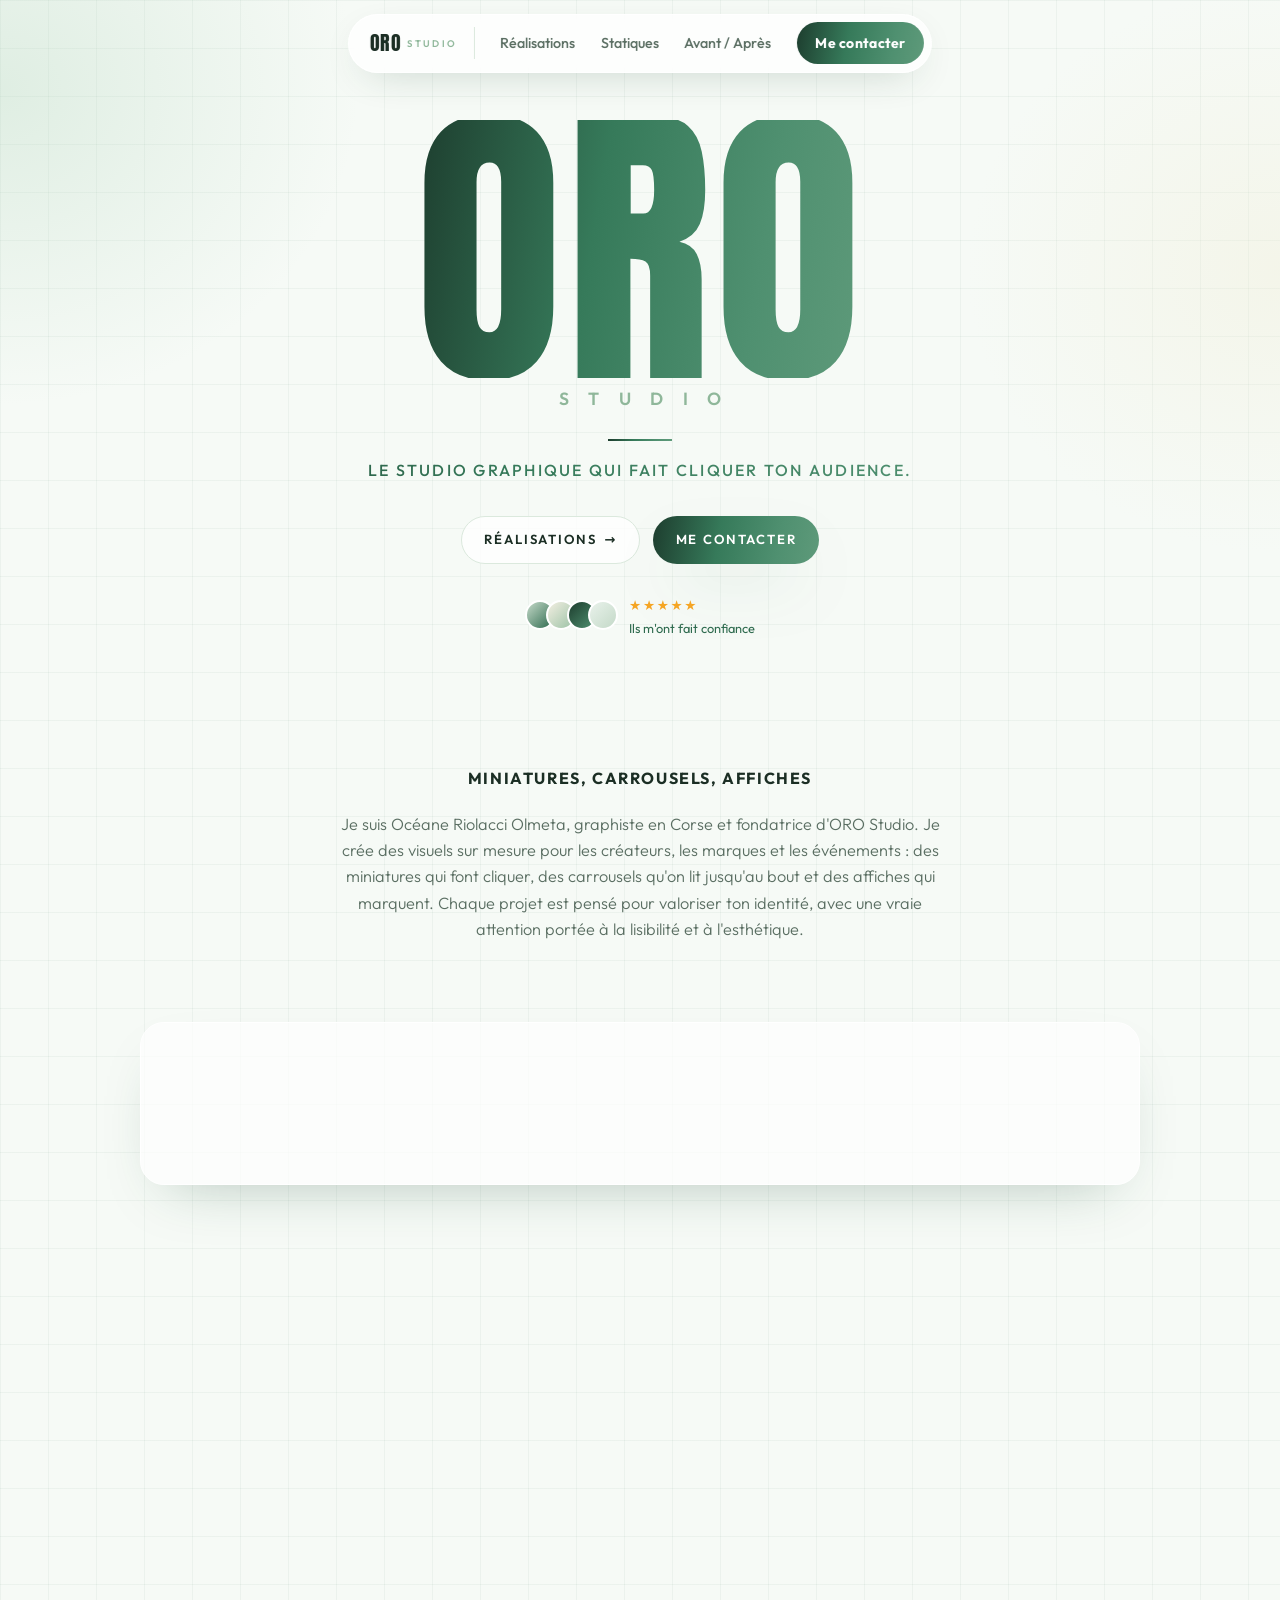
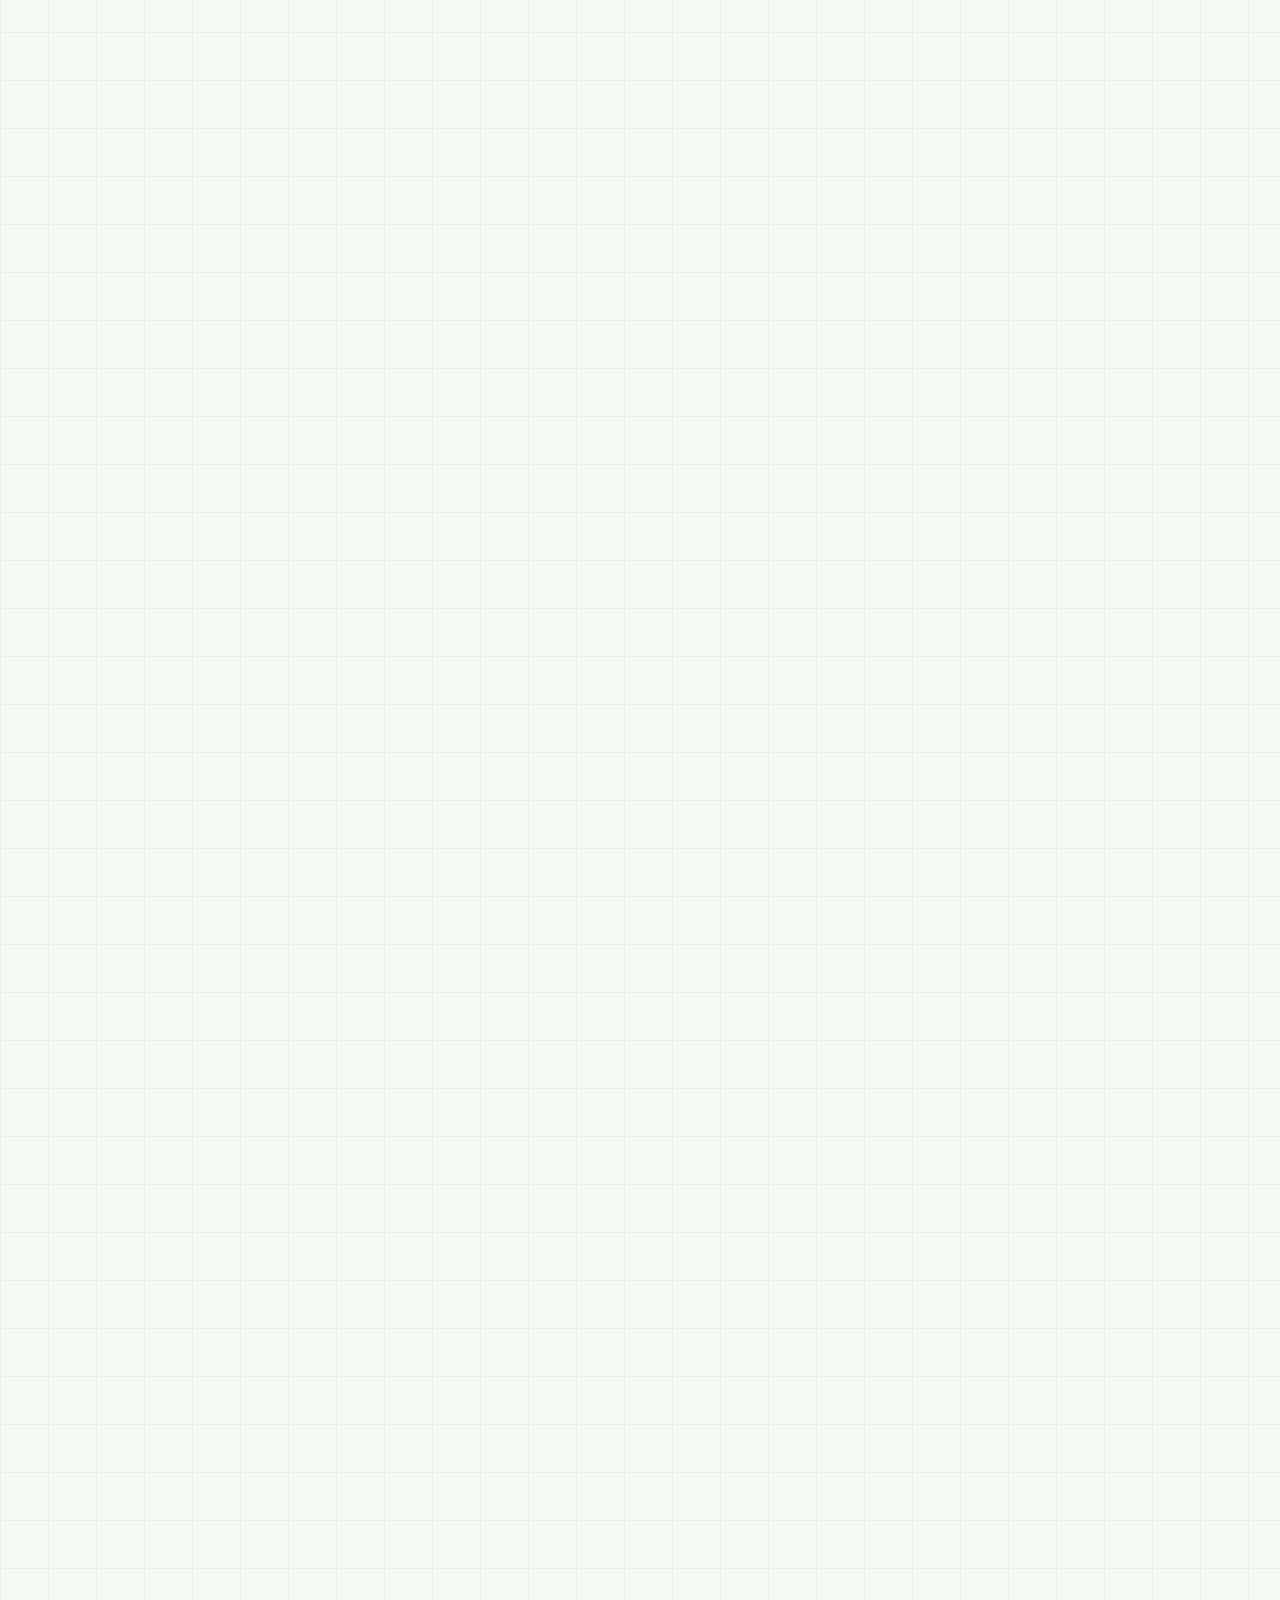
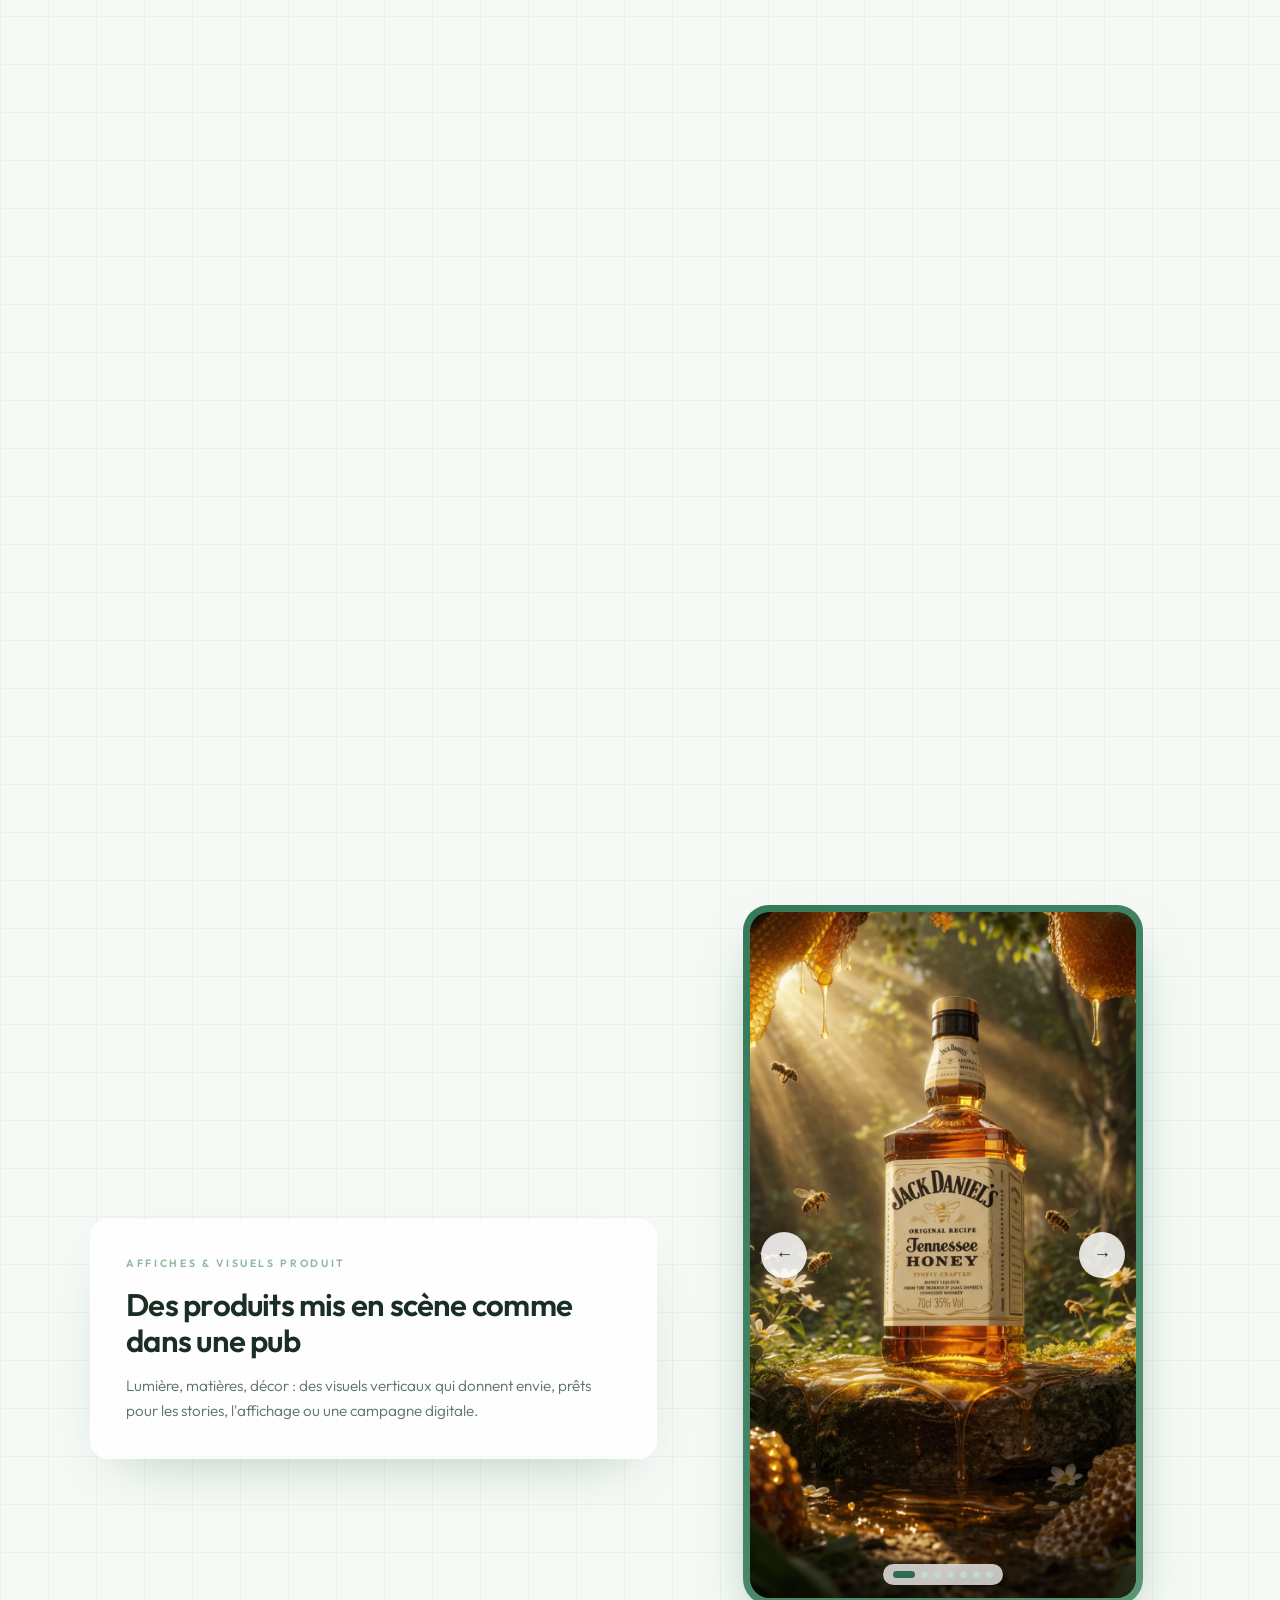
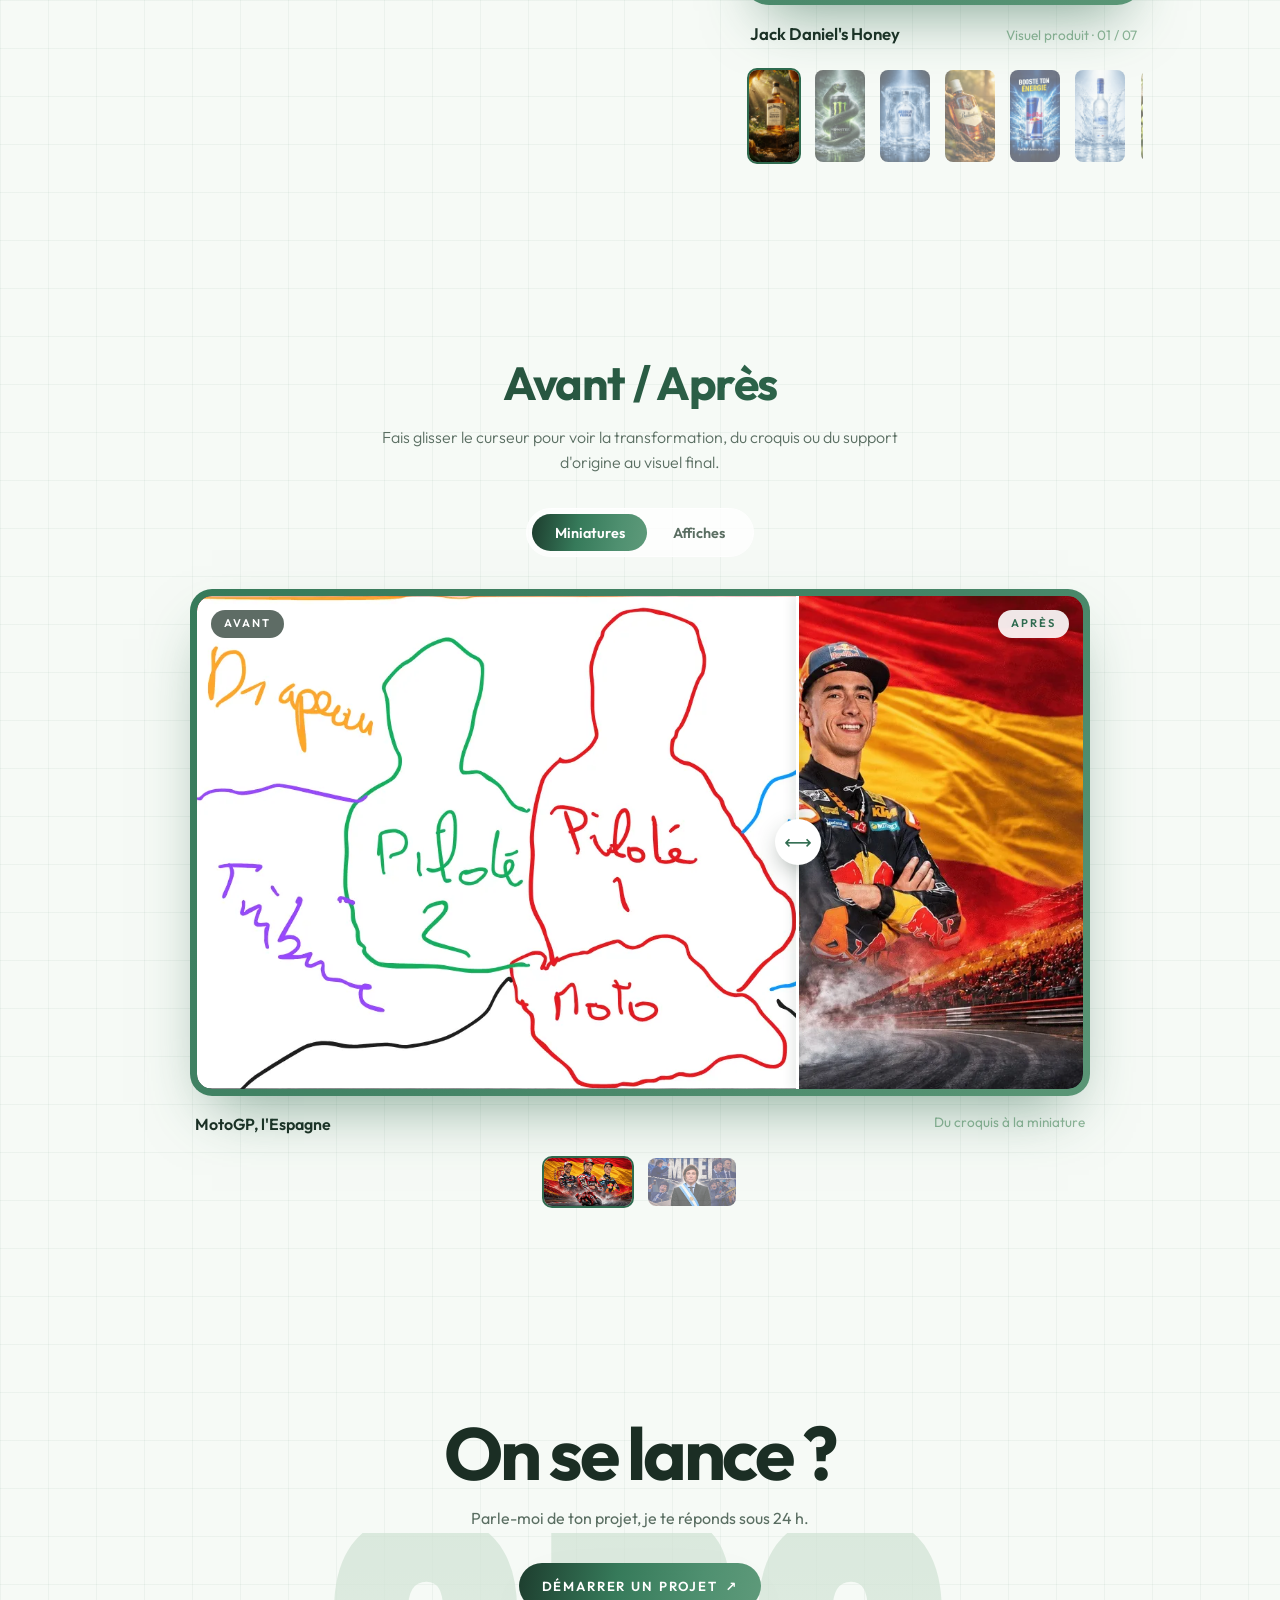
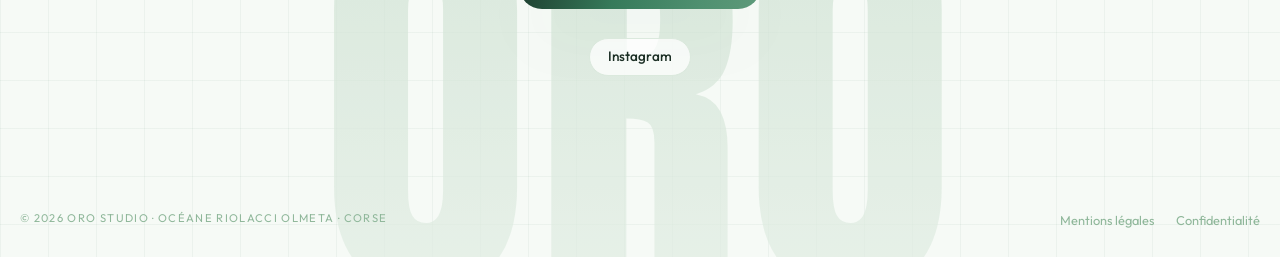
<file: index.html>
<!doctype html>
<html lang="fr">
<head>
  <meta charset="utf-8" />
  <meta name="viewport" content="width=device-width, initial-scale=1" />
  <title>ORO Studio · Graphisme en Corse</title>
  <meta name="description" content="ORO Studio, studio de graphisme d'Océane Riolacci Olmeta en Corse : miniatures YouTube, carrousels Instagram et affiches." />
  <link rel="stylesheet" href="fonts/fonts.css" />
  <link rel="stylesheet" href="style.css" />
</head>
<body>
  <!-- Loader -->
  <div class="loader" id="loader" aria-hidden="true">
    <div class="loader__glow"></div>
    <p class="grunge loader__name">ORO</p>
    <p class="loader__tag">Studio · Graphisme · Corse</p>
    <div class="loader__bar"><span></span></div>
    <div class="loader__meta"><span>Chargement</span><span id="loader-pct">0%</span></div>
  </div>

  <!-- Navigation -->
  <header class="nav">
    <a href="#top" class="nav__logo">ORO <small>STUDIO</small></a>
    <nav class="nav__links">
      <a href="#realisations">Réalisations</a>
      <a href="#statiques">Statiques</a>
      <a href="#avant-apres">Avant / Après</a>
    </nav>
    <a href="#contact" class="pill-btn pill-btn--grad pill-btn--sm">Me contacter</a>
  </header>

  <main id="top">
    <!-- Hero -->
    <section class="hero">
      <h1 class="hero__h1"><span class="grunge hero__name reveal">ORO</span><span class="hero__studio reveal">Studio</span></h1>
      <span class="hero__rule reveal"></span>
      <p class="hero__tag reveal">Le studio graphique qui fait cliquer ton audience.</p>
      <div class="hero__cta reveal">
        <a href="#realisations" class="pill-btn pill-btn--ghost">Réalisations <span>→</span></a>
        <a href="#contact" class="pill-btn pill-btn--grad">Me contacter</a>
      </div>
      <div class="trust reveal">
        <span class="avatars"><i></i><i></i><i></i><i></i></span>
        <div><span class="stars">★★★★★</span><small>Ils m'ont fait confiance</small></div>
      </div>
    </section>

    <!-- Présentation -->
    <section class="presentation" id="about">
      <h2 class="presentation__title reveal">Miniatures, carrousels, affiches</h2>
      <p class="presentation__text reveal">
        Je suis Océane Riolacci Olmeta, graphiste en Corse et fondatrice d'ORO Studio. Je crée des visuels sur mesure
        pour les créateurs, les marques et les événements : des miniatures qui font cliquer, des carrousels
        qu'on lit jusqu'au bout et des affiches qui marquent. Chaque projet est pensé pour valoriser ton
        identité, avec une vraie attention portée à la lisibilité et à l'esthétique.
      </p>
    </section>

    <!-- Stats -->
    <section class="stats">
      <div class="reveal"><strong data-count="150" data-suffix="+">0</strong><span>Miniatures</span></div>
      <div class="reveal"><strong data-count="60" data-suffix="+">0</strong><span>Carrousels</span></div>
      <div class="reveal"><strong data-count="80" data-suffix="+">0</strong><span>Affiches</span></div>
      <div class="reveal"><strong data-count="40" data-suffix="+">0</strong><span>Clients</span></div>
    </section>

    <!-- Réalisations -->
    <section class="section" id="realisations">
      <h2 class="section__title section__title--left reveal">Réalisations</h2>

      <div class="work work--stack" id="miniatures">
        <div class="work__card reveal">
          <p class="kicker">Miniatures YouTube</p>
          <h3>Des miniatures qui donnent envie de cliquer</h3>
          <p>Contraste, hiérarchie, émotion : chaque miniature est pensée pour ressortir dans le fil YouTube et faire grimper ton taux de clic, sur ordinateur comme sur mobile.</p>
        </div>
        <div class="mini-slider reveal" data-slider="miniatures"></div>
      </div>

      <div class="work work--reverse" id="carrousels">
        <div class="caro-wrap reveal" data-caro></div>
        <div class="work__card reveal">
          <p class="kicker">Carrousels Instagram</p>
          <h3>Des carrousels qu'on lit jusqu'à la dernière slide</h3>
          <p>Storytelling visuel, slides rythmées et identité cohérente pour des posts qui s'enregistrent et se partagent. Choisis un carrousel sous l'aperçu, puis feuillette-le slide par slide.</p>
        </div>
      </div>

      <div class="work" id="statiques">
        <div class="post-slider reveal" data-slider="statiques"></div>
        <div class="work__card reveal">
          <p class="kicker">Posts statiques</p>
          <h3>Un seul visuel, un message qui frappe</h3>
          <p>Annonces, citations, promotions ou lancements : des posts en une image, clairs et percutants, pensés pour arrêter le scroll dès le premier coup d'œil.</p>
        </div>
      </div>

      <div class="work work--reverse" id="affiches">
        <div class="story-slider reveal" data-slider="affiches"></div>
        <div class="work__card reveal">
          <p class="kicker">Affiches &amp; visuels produit</p>
          <h3>Des produits mis en scène comme dans une pub</h3>
          <p>Lumière, matières, décor : des visuels verticaux qui donnent envie, prêts pour les stories, l'affichage ou une campagne digitale.</p>
        </div>
      </div>
    </section>

    <!-- Avant / Après -->
    <section class="section" id="avant-apres">
      <h2 class="section__title reveal">Avant / Après</h2>
      <p class="section__sub reveal">Fais glisser le curseur pour voir la transformation, du croquis ou du support d'origine au visuel final.</p>
      <div class="ba-tabs reveal" role="tablist">
        <button class="is-active" data-ba-tab="miniatures" role="tab">Miniatures</button>
        <button data-ba-tab="affiches" role="tab">Affiches</button>
      </div>
      <div class="ba reveal" id="ba">
        <div class="ba__viewer">
          <div class="ba__layer ba__after"></div>
          <div class="ba__layer ba__before"></div>
          <span class="ba__label ba__label--before">Avant</span>
          <span class="ba__label ba__label--after">Après</span>
          <div class="ba__handle" aria-hidden="true"><span>⟷</span></div>
          <input class="ba__range" type="range" min="0" max="100" value="50" aria-label="Comparer avant et après" />
        </div>
        <div class="ba__info"><b class="ba__title"></b><span class="ba__client"></span></div>
        <div class="ba__thumbs"></div>
      </div>
    </section>




    <!-- CTA -->
    <section class="final" id="contact">
      <span class="grunge grunge--faded final__bg" aria-hidden="true">ORO</span>
      <div class="final__content">
        <h2 class="reveal">On se lance ?</h2>
        <p class="reveal">Parle-moi de ton projet, je te réponds sous 24 h.</p>
        <a href="mailto:ton.email@exemple.com" class="pill-btn pill-btn--grad reveal">Démarrer un projet <span>↗</span></a>
        <div class="socials reveal">
          <a href="#" target="_blank" rel="noopener">Instagram</a>
        </div>
      </div>
      <footer class="footer">
        <span>© <span id="year"></span> ORO Studio · Océane Riolacci Olmeta · Corse</span>
        <span><a href="#">Mentions légales</a><a href="#">Confidentialité</a></span>
      </footer>
    </section>
  </main>

  <!-- Lightbox -->
  <div class="lightbox" id="lightbox" aria-hidden="true">
    <button class="lightbox__close" aria-label="Fermer">✕</button>
    <button class="lightbox__nav lightbox__prev" aria-label="Précédent">←</button>
    <div class="lightbox__stage"></div>
    <button class="lightbox__nav lightbox__next" aria-label="Suivant">→</button>
    <p class="lightbox__caption"></p>
  </div>


  <script src="projects.js"></script>
  <script src="script.js"></script>
</body>
</html>
</file>
<file: fonts/fonts.css>
/* Anton latin-ext */
@font-face {
  font-family: 'Anton';
  font-style: normal;
  font-weight: 400;
  font-display: swap;
  src: url(anton-latin-ext.woff2) format('woff2');
  unicode-range: U+0100-02BA, U+02BD-02C5, U+02C7-02CC, U+02CE-02D7, U+02DD-02FF, U+0304, U+0308, U+0329, U+1D00-1DBF, U+1E00-1E9F, U+1EF2-1EFF, U+2020, U+20A0-20AB, U+20AD-20C0, U+2113, U+2C60-2C7F, U+A720-A7FF;
}
/* Anton latin */
@font-face {
  font-family: 'Anton';
  font-style: normal;
  font-weight: 400;
  font-display: swap;
  src: url(anton-latin.woff2) format('woff2');
  unicode-range: U+0000-00FF, U+0131, U+0152-0153, U+02BB-02BC, U+02C6, U+02DA, U+02DC, U+0304, U+0308, U+0329, U+2000-206F, U+20AC, U+2122, U+2191, U+2193, U+2212, U+2215, U+FEFF, U+FFFD;
}
/* Outfit latin-ext */
@font-face {
  font-family: 'Outfit';
  font-style: normal;
  font-weight: 300;
  font-display: swap;
  src: url(outfit-latin-ext.woff2) format('woff2');
  unicode-range: U+0100-02BA, U+02BD-02C5, U+02C7-02CC, U+02CE-02D7, U+02DD-02FF, U+0304, U+0308, U+0329, U+1D00-1DBF, U+1E00-1E9F, U+1EF2-1EFF, U+2020, U+20A0-20AB, U+20AD-20C0, U+2113, U+2C60-2C7F, U+A720-A7FF;
}
/* Outfit latin */
@font-face {
  font-family: 'Outfit';
  font-style: normal;
  font-weight: 300;
  font-display: swap;
  src: url(outfit-latin.woff2) format('woff2');
  unicode-range: U+0000-00FF, U+0131, U+0152-0153, U+02BB-02BC, U+02C6, U+02DA, U+02DC, U+0304, U+0308, U+0329, U+2000-206F, U+20AC, U+2122, U+2191, U+2193, U+2212, U+2215, U+FEFF, U+FFFD;
}
/* Outfit latin-ext */
@font-face {
  font-family: 'Outfit';
  font-style: normal;
  font-weight: 400;
  font-display: swap;
  src: url(outfit-latin-ext.woff2) format('woff2');
  unicode-range: U+0100-02BA, U+02BD-02C5, U+02C7-02CC, U+02CE-02D7, U+02DD-02FF, U+0304, U+0308, U+0329, U+1D00-1DBF, U+1E00-1E9F, U+1EF2-1EFF, U+2020, U+20A0-20AB, U+20AD-20C0, U+2113, U+2C60-2C7F, U+A720-A7FF;
}
/* Outfit latin */
@font-face {
  font-family: 'Outfit';
  font-style: normal;
  font-weight: 400;
  font-display: swap;
  src: url(outfit-latin.woff2) format('woff2');
  unicode-range: U+0000-00FF, U+0131, U+0152-0153, U+02BB-02BC, U+02C6, U+02DA, U+02DC, U+0304, U+0308, U+0329, U+2000-206F, U+20AC, U+2122, U+2191, U+2193, U+2212, U+2215, U+FEFF, U+FFFD;
}
/* Outfit latin-ext */
@font-face {
  font-family: 'Outfit';
  font-style: normal;
  font-weight: 500;
  font-display: swap;
  src: url(outfit-latin-ext.woff2) format('woff2');
  unicode-range: U+0100-02BA, U+02BD-02C5, U+02C7-02CC, U+02CE-02D7, U+02DD-02FF, U+0304, U+0308, U+0329, U+1D00-1DBF, U+1E00-1E9F, U+1EF2-1EFF, U+2020, U+20A0-20AB, U+20AD-20C0, U+2113, U+2C60-2C7F, U+A720-A7FF;
}
/* Outfit latin */
@font-face {
  font-family: 'Outfit';
  font-style: normal;
  font-weight: 500;
  font-display: swap;
  src: url(outfit-latin.woff2) format('woff2');
  unicode-range: U+0000-00FF, U+0131, U+0152-0153, U+02BB-02BC, U+02C6, U+02DA, U+02DC, U+0304, U+0308, U+0329, U+2000-206F, U+20AC, U+2122, U+2191, U+2193, U+2212, U+2215, U+FEFF, U+FFFD;
}
/* Outfit latin-ext */
@font-face {
  font-family: 'Outfit';
  font-style: normal;
  font-weight: 600;
  font-display: swap;
  src: url(outfit-latin-ext.woff2) format('woff2');
  unicode-range: U+0100-02BA, U+02BD-02C5, U+02C7-02CC, U+02CE-02D7, U+02DD-02FF, U+0304, U+0308, U+0329, U+1D00-1DBF, U+1E00-1E9F, U+1EF2-1EFF, U+2020, U+20A0-20AB, U+20AD-20C0, U+2113, U+2C60-2C7F, U+A720-A7FF;
}
/* Outfit latin */
@font-face {
  font-family: 'Outfit';
  font-style: normal;
  font-weight: 600;
  font-display: swap;
  src: url(outfit-latin.woff2) format('woff2');
  unicode-range: U+0000-00FF, U+0131, U+0152-0153, U+02BB-02BC, U+02C6, U+02DA, U+02DC, U+0304, U+0308, U+0329, U+2000-206F, U+20AC, U+2122, U+2191, U+2193, U+2212, U+2215, U+FEFF, U+FFFD;
}
/* Outfit latin-ext */
@font-face {
  font-family: 'Outfit';
  font-style: normal;
  font-weight: 700;
  font-display: swap;
  src: url(outfit-latin-ext.woff2) format('woff2');
  unicode-range: U+0100-02BA, U+02BD-02C5, U+02C7-02CC, U+02CE-02D7, U+02DD-02FF, U+0304, U+0308, U+0329, U+1D00-1DBF, U+1E00-1E9F, U+1EF2-1EFF, U+2020, U+20A0-20AB, U+20AD-20C0, U+2113, U+2C60-2C7F, U+A720-A7FF;
}
/* Outfit latin */
@font-face {
  font-family: 'Outfit';
  font-style: normal;
  font-weight: 700;
  font-display: swap;
  src: url(outfit-latin.woff2) format('woff2');
  unicode-range: U+0000-00FF, U+0131, U+0152-0153, U+02BB-02BC, U+02C6, U+02DA, U+02DC, U+0304, U+0308, U+0329, U+2000-206F, U+20AC, U+2122, U+2191, U+2193, U+2212, U+2215, U+FEFF, U+FFFD;
}
/* Outfit latin-ext */
@font-face {
  font-family: 'Outfit';
  font-style: normal;
  font-weight: 800;
  font-display: swap;
  src: url(outfit-latin-ext.woff2) format('woff2');
  unicode-range: U+0100-02BA, U+02BD-02C5, U+02C7-02CC, U+02CE-02D7, U+02DD-02FF, U+0304, U+0308, U+0329, U+1D00-1DBF, U+1E00-1E9F, U+1EF2-1EFF, U+2020, U+20A0-20AB, U+20AD-20C0, U+2113, U+2C60-2C7F, U+A720-A7FF;
}
/* Outfit latin */
@font-face {
  font-family: 'Outfit';
  font-style: normal;
  font-weight: 800;
  font-display: swap;
  src: url(outfit-latin.woff2) format('woff2');
  unicode-range: U+0000-00FF, U+0131, U+0152-0153, U+02BB-02BC, U+02C6, U+02DA, U+02DC, U+0304, U+0308, U+0329, U+2000-206F, U+20AC, U+2122, U+2191, U+2193, U+2212, U+2215, U+FEFF, U+FFFD;
}
</file>
<file: style.css>
:root {
  --bg: #f6faf6;
  --white: #ffffff;
  --amande-50: #fafcfa;
  --amande-100: #edf4ee;
  --amande-200: #dbe9dd;
  --amande-300: #c4d9c8;
  --amande-400: #8fb79a;
  --accent: #2f6b4f;
  --ink: #1b2e24;        /* titres : vert très foncé */
  --ink-soft: #5a6e62;
  --line: rgba(60, 120, 85, .09);
  --grad: linear-gradient(100deg, #1d3d2e 0%, #367a5a 40%, #4f9070 75%, #5e9a7a 100%);
  --grad-soft: linear-gradient(135deg, #367a5a 0%, #458567 55%, #5a9676 100%);
  --shadow: 0 24px 60px -30px rgba(30, 80, 55, .35);
  --shadow-strong: 0 28px 60px -22px rgba(35, 95, 65, .55);
  --radius: 18px;
  --ease: cubic-bezier(.22, 1, .36, 1);
  --display: "Anton", Impact, "Arial Narrow", sans-serif;
  --font: "Outfit", system-ui, -apple-system, sans-serif;
}

* { box-sizing: border-box; margin: 0; padding: 0; }
html { scroll-behavior: smooth; }
body {
  font-family: var(--font); color: var(--ink); line-height: 1.6;
  -webkit-font-smoothing: antialiased; overflow-x: hidden;
  background-color: var(--bg);
  /* grille fine + halos vert amande / crème, comme Scrowl */
  background-image:
    radial-gradient(40% 50% at 0% 10%, rgba(180, 215, 190, .35), transparent 70%),
    radial-gradient(35% 45% at 100% 30%, rgba(240, 236, 210, .35), transparent 70%),
    linear-gradient(rgba(60, 120, 85, .06) 1px, transparent 1px),
    linear-gradient(90deg, rgba(60, 120, 85, .06) 1px, transparent 1px);
  background-size: 100% 100%, 100% 100%, 48px 48px, 48px 48px;
  background-attachment: fixed, fixed, scroll, scroll;
}
body.is-loading { overflow: hidden; }
main { overflow-x: clip; }
img { display: block; max-width: 100%; }
a { color: inherit; text-decoration: none; }

/* ---------- Gradient display text ---------- */
.grunge {
  font-family: var(--display); font-weight: 400; line-height: .9; letter-spacing: .01em;
  background: var(--grad); -webkit-background-clip: text; background-clip: text; color: transparent;
}
.grunge--faded { background: linear-gradient(180deg, #cfe2d3, #e1ede3); -webkit-background-clip: text; background-clip: text; opacity: .8; }
.grad-text { background: var(--grad); -webkit-background-clip: text; background-clip: text; color: transparent; }

/* ---------- Buttons ---------- */
.pill-btn {
  white-space: nowrap;
  display: inline-flex; align-items: center; gap: .6em;
  padding: .95em 1.7em; border-radius: 999px;
  font-size: .82rem; font-weight: 600; letter-spacing: .14em; text-transform: uppercase;
  transition: transform .3s var(--ease), box-shadow .3s var(--ease), background .3s;
}
.pill-btn:hover { transform: translateY(-2px); }
.pill-btn--grad { background: var(--grad); color: var(--white); box-shadow: var(--shadow-strong); }
.pill-btn--grad:hover { box-shadow: 0 32px 60px -18px rgba(35, 95, 65, .7); }
.pill-btn--ghost { background: rgba(255, 255, 255, .8); border: 1px solid var(--amande-200); color: var(--ink); }
.pill-btn--ghost:hover { background: var(--white); box-shadow: var(--shadow); }
.pill-btn--sm { padding: .7em 1.3em; letter-spacing: .02em; text-transform: none; font-size: .88rem; font-weight: 700; }

/* ---------- Loader ---------- */
.loader {
  position: fixed; inset: 0; z-index: 200; display: flex; flex-direction: column; align-items: center; justify-content: center;
  background-color: var(--bg);
  background-image:
    linear-gradient(rgba(60, 120, 85, .06) 1px, transparent 1px),
    linear-gradient(90deg, rgba(60, 120, 85, .06) 1px, transparent 1px);
  background-size: 48px 48px;
  transition: opacity .7s var(--ease), visibility .7s;
}
.loader.is-done { opacity: 0; visibility: hidden; }
.loader__glow {
  position: absolute; width: 70vmin; height: 45vmin; border-radius: 50%;
  background: radial-gradient(closest-side, rgba(150, 195, 165, .45), rgba(225, 235, 200, .2) 60%, transparent);
  filter: blur(20px);
}
.loader__name { position: relative; font-size: clamp(5rem, 16vw, 10rem); }
.loader__tag, .loader__meta { position: relative; color: var(--amande-400); text-transform: uppercase; }
.loader__tag { margin-top: 1rem; font-size: .8rem; letter-spacing: .35em; font-weight: 500; }
.loader__bar { position: relative; width: 250px; height: 2px; margin-top: 1.8rem; background: var(--amande-200); overflow: hidden; }
.loader__bar span { position: absolute; inset: 0; transform-origin: left; transform: scaleX(0); background: var(--grad); }
.loader__meta { display: flex; justify-content: space-between; width: 250px; margin-top: .6rem; font-size: .62rem; letter-spacing: .15em; font-family: ui-monospace, monospace; }

/* ---------- Nav ---------- */
.nav {
  position: fixed; top: 14px; left: 50%; transform: translateX(-50%); z-index: 50;
  display: flex; align-items: center; gap: 1.6rem;
  padding: .45rem .45rem .45rem 1.3rem; border-radius: 999px;
  background: rgba(255, 255, 255, .78); backdrop-filter: blur(14px); -webkit-backdrop-filter: blur(14px);
  border: 1px solid rgba(255, 255, 255, .9); box-shadow: 0 12px 40px -18px rgba(30, 70, 50, .3);
}
.nav__logo { white-space: nowrap; font-family: var(--display); font-size: 1.25rem; letter-spacing: .03em; padding-right: 1rem; border-right: 1px solid var(--amande-200); }
.nav__logo small { font-family: var(--font); font-size: .6rem; font-weight: 600; letter-spacing: .25em; color: var(--amande-400); vertical-align: middle; }
.nav__links { display: flex; gap: 1.6rem; white-space: nowrap; font-size: .9rem; font-weight: 500; color: var(--ink-soft); }
.nav__links a { transition: color .2s; }
.nav__links a:hover { color: var(--accent); }

/* ---------- Hero ---------- */
.hero { padding: 7.5rem 16px 2rem; text-align: center; }
.hero__h1 { display: flex; flex-direction: column; align-items: center; font-weight: 400; }
.hero__name { display: block; font-size: clamp(8rem, 30vw, 19rem); line-height: .85; }
.hero__studio {
  margin-top: .4rem; font-size: clamp(.85rem, 1.8vw, 1.1rem); font-weight: 600;
  letter-spacing: 1.1em; padding-left: 1.1em; text-transform: uppercase; color: var(--amande-400);
}
.hero__rule { display: block; width: 64px; height: 2px; margin: 1.6rem auto 1.1rem; background: var(--grad); }
.hero__tag {
  font-size: clamp(.82rem, 1.6vw, 1rem); font-weight: 500; letter-spacing: .14em; text-transform: uppercase;
  background: var(--grad); -webkit-background-clip: text; background-clip: text; color: transparent;
}
.hero__cta { display: flex; flex-wrap: wrap; justify-content: center; gap: .8rem; margin-top: 2rem; }
.trust { display: inline-flex; align-items: center; gap: .7rem; margin-top: 1.8rem; text-align: left; }
.trust small { display: block; font-size: .8rem; color: var(--accent); }
.stars { color: #f5a524; letter-spacing: .12em; font-size: .85rem; }
.avatars { display: inline-flex; }
.avatars i {
  width: 30px; height: 30px; margin-left: -9px; border-radius: 50%; border: 2px solid var(--white);
  background: linear-gradient(135deg, var(--amande-300), var(--accent));
}
.avatars i:first-child { margin-left: 0; }
.avatars i:nth-child(2) { background: linear-gradient(135deg, #f3efe2, #9cc2a6); }
.avatars i:nth-child(3) { background: linear-gradient(135deg, #1d3d2e, #4f9070); }
.avatars i:nth-child(4) { background: linear-gradient(135deg, #e9f2eb, #c4d9c8); }

/* Showreel (cadre façon Whoscale) */
.showreel {
  position: relative; width: min(900px, 100%); margin: 4.5rem auto 0;
  padding: 7px; border-radius: 26px; background: var(--grad-soft); box-shadow: var(--shadow-strong);
}
.showreel__screen { position: relative; aspect-ratio: 16 / 9; border-radius: 20px; overflow: hidden; background: var(--ink); }
.showreel__screen > * { position: absolute; inset: 0; opacity: 0; transform: scale(1.05); transition: opacity .9s var(--ease), transform 1.4s var(--ease); }
.showreel__screen > .is-active { opacity: 1; transform: none; }
.showreel__screen img { width: 100%; height: 100%; object-fit: cover; }
.showreel__dots {
  position: absolute; bottom: 22px; left: 50%; transform: translateX(-50%); display: flex; gap: 6px;
  padding: 7px 10px; border-radius: 999px; background: rgba(255, 255, 255, .75); backdrop-filter: blur(8px);
}
.showreel__dots button { width: 7px; height: 7px; border: 0; border-radius: 999px; background: var(--amande-300); cursor: pointer; transition: width .3s, background .3s; }
.showreel__dots button.is-active { width: 22px; background: var(--accent); }

/* ---------- Présentation ---------- */
.presentation { padding: 6rem 16px 3rem; text-align: center; }
.presentation__photo { position: relative; z-index: 2; width: min(300px, 70vw); margin: 0 auto -3.5rem; }
.presentation__photo img { width: 100%; -webkit-mask-image: linear-gradient(180deg, #000 70%, transparent); mask-image: linear-gradient(180deg, #000 70%, transparent); }
.portrait { display: block; width: 100%; object-fit: cover; object-position: center 20%; }
.portrait--fade {
  aspect-ratio: 1 / 1.1; border-radius: 50% 50% 0 0 / 42% 42% 0 0;
  -webkit-mask-image: linear-gradient(180deg, #000 62%, transparent 96%); mask-image: linear-gradient(180deg, #000 62%, transparent 96%);
}
.portrait--framed {
  aspect-ratio: 4 / 5; border-radius: 170px 170px 24px 24px;
  border: 7px solid transparent; background: var(--grad-soft) border-box; box-shadow: var(--shadow-strong);
}
.photo-ph {
  aspect-ratio: 1 / 1.05; border-radius: 50% 50% 18px 18px / 45% 45% 18px 18px;
  display: grid; place-items: center; align-content: center;
  background: linear-gradient(180deg, var(--amande-200), rgba(219, 233, 221, 0));
  color: var(--amande-400); font-weight: 600; font-size: 1.1rem; line-height: 1.3;
}
.photo-ph small { font-size: .7rem; font-weight: 400; opacity: .8; }
.photo-ph--tall { aspect-ratio: 4 / 5; border-radius: 160px 160px 24px 24px; }
.presentation__word { position: relative; max-width: 900px; margin: 0 auto; }
.presentation__word .grunge { display: block; font-size: clamp(3.4rem, 13vw, 9.5rem); }
.arc { position: absolute; left: -6%; width: 112%; top: 52%; height: 32%; overflow: visible; }
.arc path { fill: none; stroke: var(--ink-soft); stroke-width: 1; opacity: .6; vector-effect: non-scaling-stroke; }
.arc__dot { position: absolute; left: 50%; top: calc(52% + 32% * .99); width: 18px; height: 18px; margin: -9px; border-radius: 50%; background: var(--accent); box-shadow: 0 0 0 6px rgba(47, 107, 79, .12); }
.presentation__title { margin-top: 0; font-size: 1rem; font-weight: 700; letter-spacing: .1em; text-transform: uppercase; }
.presentation__text { max-width: 600px; margin: 1.2rem auto 0; color: var(--ink-soft); font-weight: 300; font-size: 1.02rem; }

/* ---------- Stats ---------- */
.stats {
  display: flex; flex-wrap: wrap; justify-content: center; gap: 1.5rem clamp(2.5rem, 7vw, 6rem);
  width: min(1000px, calc(100% - 32px)); margin: 2rem auto 0; padding: 2.4rem 1rem;
  border-radius: 24px; background: rgba(255, 255, 255, .7); border: 1px solid var(--white); box-shadow: var(--shadow);
  text-align: center;
}
.stats div { display: flex; flex-direction: column; }
.stats strong { font-family: var(--display); font-weight: 400; font-size: clamp(2.6rem, 5vw, 3.6rem); line-height: 1; background: var(--grad); -webkit-background-clip: text; background-clip: text; color: transparent; }
.stats span { margin-top: .5rem; font-size: .72rem; font-weight: 600; letter-spacing: .2em; text-transform: uppercase; color: var(--amande-400); }

/* ---------- Sections ---------- */
.section { width: min(1100px, calc(100% - 32px)); margin: 0 auto; padding: 7rem 0 0; }
.section__title {
  text-align: center; margin-bottom: 3rem; font-size: clamp(2rem, 4.2vw, 2.9rem); font-weight: 700; letter-spacing: -.03em; line-height: 1.1;
  background: linear-gradient(100deg, #1d3d2e, #367a5a); -webkit-background-clip: text; background-clip: text; color: transparent;
}
.section__title--left { text-align: left; }
.kicker { font-size: .66rem; font-weight: 600; letter-spacing: .25em; text-transform: uppercase; color: var(--amande-400); }

/* ---------- Réalisations ---------- */
.work { display: grid; grid-template-columns: 1.15fr 1fr; gap: 2.5rem; align-items: center; margin-bottom: 4.5rem; }
.work--reverse > :first-child { order: 2; }
.work__card {
  padding: clamp(1.5rem, 3vw, 2.2rem); border-radius: var(--radius);
  background: rgba(255, 255, 255, .78); border: 1px solid var(--white); box-shadow: var(--shadow);
}
.work__card h3 { margin-top: .9rem; font-size: clamp(1.5rem, 2.6vw, 1.95rem); font-weight: 600; letter-spacing: -.025em; line-height: 1.15; }
.work__card p:last-child { margin-top: 1rem; color: var(--ink-soft); font-size: .95rem; font-weight: 300; }

/* Miniatures : grand carrousel encadré, pleine taille */
.work.work--stack { grid-template-columns: minmax(0, 1fr); gap: 2rem; }
.work--stack .work__card { max-width: 720px; }
.mini-slider { width: min(960px, 100%); min-width: 0; margin: 0 auto; }
.mini-slider__frame {
  position: relative; padding: 7px; border-radius: 26px;
  background: var(--grad-soft); box-shadow: var(--shadow-strong);
}
.mini-slider__screen { position: relative; aspect-ratio: var(--ratio, 16 / 9); border-radius: 20px; overflow: hidden; background: var(--ink); cursor: zoom-in; }
.mini-slider__slide { position: absolute; inset: 0; opacity: 0; transition: opacity .6s var(--ease); pointer-events: none; }
.mini-slider__slide.is-active { opacity: 1; pointer-events: auto; }
.mini-slider__slide img { width: 100%; height: 100%; object-fit: contain; display: block; }
.mini-slider__arrow {
  position: absolute; top: 50%; transform: translateY(-50%); z-index: 2;
  width: 46px; height: 46px; border-radius: 50%; border: 0; cursor: pointer;
  background: rgba(255, 255, 255, .85); color: var(--ink); font-size: 1.1rem;
  box-shadow: 0 8px 20px -8px rgba(0, 0, 0, .4); transition: background .2s, color .2s, transform .2s;
}
.mini-slider__arrow:hover { background: var(--accent); color: var(--white); }
.mini-slider__arrow--prev { left: 18px; }
.mini-slider__arrow--next { right: 18px; }
.mini-slider__dots {
  position: absolute; bottom: 20px; left: 50%; transform: translateX(-50%); z-index: 2;
  display: flex; gap: 6px; padding: 7px 10px; border-radius: 999px; background: rgba(255, 255, 255, .75); backdrop-filter: blur(8px);
}
.mini-slider__dots button { width: 7px; height: 7px; padding: 0; border: 0; border-radius: 999px; background: var(--amande-300); cursor: pointer; transition: width .3s, background .3s; }
.mini-slider__dots button.is-active { width: 22px; background: var(--accent); }
.mini-slider__caption { display: flex; justify-content: space-between; align-items: baseline; gap: 1rem; margin-top: 1rem; padding: 0 .4rem; }
.mini-slider__caption b { font-weight: 600; font-size: 1.05rem; }
.mini-slider__caption span { font-size: .85rem; color: var(--amande-400); white-space: nowrap; }
.mini-slider__thumbs { display: flex; gap: .7rem; margin-top: 1rem; padding: 4px 4px 10px; overflow-x: auto; scrollbar-width: thin; scrollbar-color: var(--amande-300) transparent; }
.mini-slider__thumbs button {
  flex: 0 0 auto; height: 74px; aspect-ratio: var(--ratio, 16 / 9); padding: 0; border: 2px solid transparent; border-radius: 10px; overflow: hidden;
  background: none; cursor: pointer; opacity: .55; transition: opacity .25s, border-color .25s;
}
.mini-slider__thumbs button.is-active, .mini-slider__thumbs button:hover { opacity: 1; border-color: var(--accent); }
.mini-slider__thumbs img { width: 100%; height: 100%; object-fit: cover; display: block; }
@media (max-width: 640px) {
  .mini-slider__arrow { width: 38px; height: 38px; font-size: .95rem; }
  .mini-slider__arrow--prev { left: 10px; } .mini-slider__arrow--next { right: 10px; }
  .mini-slider__dots { display: none; }
  .mini-slider__thumbs button { flex-basis: 104px; }
}

/* Posts Instagram (carrousels + statiques) : taille réelle d'un post, 4:5 */
.work > * { min-width: 0; }
.caro-wrap, .post-slider { width: min(500px, 100%); justify-self: center; }
.story-slider.mini-slider { width: min(400px, 100%); justify-self: center; }
.story-slider .mini-slider__thumbs button { height: 96px; }
.caro-wrap .mini-slider { width: 100%; }
.post-slider.mini-slider { width: min(500px, 100%); }
.caro-picker { display: flex; gap: .7rem; margin-top: 1rem; padding: 4px 4px 10px; overflow-x: auto; scrollbar-width: thin; scrollbar-color: var(--amande-300) transparent; }
.caro-picker button {
  position: relative; flex: 0 0 auto; height: 110px; aspect-ratio: 4 / 5; padding: 0; border: 2px solid transparent; border-radius: 10px; overflow: hidden;
  background: none; cursor: pointer; opacity: .6; transition: opacity .25s, border-color .25s;
}
.caro-picker button.is-active, .caro-picker button:hover { opacity: 1; border-color: var(--accent); }
.caro-picker img { width: 100%; height: 100%; object-fit: cover; display: block; }
.caro-picker span {
  position: absolute; left: 5px; bottom: 5px; padding: .1rem .4rem; border-radius: 999px;
  background: rgba(255, 255, 255, .9); font-size: .62rem; font-weight: 600; color: var(--ink);
}

/* Placeholders (en attendant tes images) */
.placeholder {
  width: 100%; height: 100%; display: grid; place-items: center; text-align: center; padding: 1rem;
  color: var(--white); font-weight: 700; letter-spacing: -.02em; line-height: 1.1; font-size: clamp(1rem, 2vw, 1.4rem);
}
.placeholder small { display: block; margin-top: .4rem; font-size: .62rem; font-weight: 500; letter-spacing: .14em; text-transform: uppercase; opacity: .8; }
.pg-0 { background: linear-gradient(135deg, #8fb79a, #367a5a); }
.pg-1 { background: linear-gradient(135deg, #edf4ee, #8fb79a); color: var(--ink); }
.pg-2 { background: linear-gradient(160deg, #1b2e24, #458567); }
.pg-3 { background: radial-gradient(circle at 30% 30%, #fafcfa, #c4d9c8); color: var(--ink); }
.pg-4 { background: linear-gradient(120deg, #dbe9dd, #eef3d9); color: var(--ink); }
.pg-5 { background: linear-gradient(200deg, #4f9070, #1d3d2e); }

/* ---------- Avant / Après ---------- */
.section__sub { max-width: 560px; margin: -2rem auto 2rem; text-align: center; color: var(--ink-soft); font-weight: 300; }
[hidden] { display: none !important; }
.ba-tabs {
  display: flex; width: max-content; margin: 0 auto 2rem; padding: 5px; gap: 4px; border-radius: 999px;
  background: rgba(255, 255, 255, .8); border: 1px solid var(--white); box-shadow: var(--shadow);
}
.ba-tabs button {
  padding: .6rem 1.4rem; border: 0; border-radius: 999px; background: transparent; cursor: pointer;
  font: 600 .9rem var(--font); color: var(--ink-soft); transition: background .3s, color .3s;
}
.ba-tabs button.is-active { background: var(--grad); color: var(--white); }
.ba { --pos: 50%; max-width: 900px; margin: 0 auto; }
.ba[data-tab="affiches"] { max-width: 480px; }
.ba__viewer {
  --pos: 50%; position: relative; aspect-ratio: 16 / 9; border-radius: 22px; overflow: hidden;
  border: 7px solid transparent; background: var(--grad-soft) border-box; box-shadow: var(--shadow-strong);
  user-select: none;
}
.ba__layer { position: absolute; inset: 0; border-radius: 15px; overflow: hidden; }
.ba__layer img, .ba__layer .placeholder { width: 100%; height: 100%; object-fit: cover; }
.ba__before { clip-path: inset(0 calc(100% - var(--pos)) 0 0); }
.ph-before {
  background: repeating-linear-gradient(45deg, #dcdedb 0 14px, #d2d5d1 14px 28px); color: #6a6f6a; filter: saturate(.2);
}
.ba__label {
  position: absolute; top: 14px; z-index: 3; padding: .3rem .8rem; border-radius: 999px;
  font-size: .7rem; font-weight: 600; letter-spacing: .18em; text-transform: uppercase; pointer-events: none;
}
.ba__label--before { left: 14px; background: rgba(27, 46, 36, .7); color: var(--white); }
.ba__label--after { right: 14px; background: rgba(255, 255, 255, .9); color: var(--accent); }
.ba__handle {
  position: absolute; top: 0; bottom: 0; left: var(--pos); z-index: 2; width: 3px; margin-left: -1.5px;
  background: var(--white); box-shadow: 0 0 12px rgba(27, 46, 36, .35); pointer-events: none;
}
.ba__handle span {
  position: absolute; top: 50%; left: 50%; transform: translate(-50%, -50%);
  display: grid; place-items: center; width: 46px; height: 46px; border-radius: 50%;
  background: var(--white); color: var(--accent); font-size: 1.2rem; box-shadow: 0 8px 24px -6px rgba(27, 46, 36, .45);
}
.ba__range { position: absolute; inset: 0; z-index: 4; width: 100%; height: 100%; opacity: 0; cursor: ew-resize; margin: 0; }
.ba__info { display: flex; justify-content: space-between; gap: 1rem; margin-top: 1rem; padding: 0 .3rem; }
.ba__info b { font-weight: 600; }
.ba__info span { color: var(--amande-400); font-size: .85rem; }
.ba__thumbs { display: flex; justify-content: center; gap: .7rem; margin-top: 1.2rem; flex-wrap: wrap; }
.ba__thumbs button {
  width: 92px; aspect-ratio: 16 / 9; padding: 0; border: 2px solid transparent; border-radius: 10px; overflow: hidden;
  background: none; cursor: pointer; opacity: .55; transition: opacity .25s, border-color .25s;
}
.ba[data-tab="affiches"] .ba__thumbs button { width: 60px; aspect-ratio: 707 / 1000; }
.ba__thumbs button.is-active, .ba__thumbs button:hover { opacity: 1; border-color: var(--accent); }
.ba__thumbs img, .ba__thumbs .placeholder { display: block; width: 100%; height: 100%; object-fit: cover; padding: 0; }

/* ---------- Cards 3 (témoignages / process) ---------- */
.cards3 { display: grid; grid-template-columns: repeat(3, 1fr); gap: 1.2rem; max-width: 900px; margin: 0 auto; }
.tcard {
  padding: 1.8rem; border-radius: var(--radius); background: rgba(255, 255, 255, .72);
  border: 1px solid var(--white); box-shadow: var(--shadow);
  transition: transform .4s var(--ease);
}
.tcard:hover { transform: translateY(-4px); }
.tcard blockquote { margin-top: .9rem; font-style: italic; font-size: .93rem; color: var(--ink-soft); }
.tcard figcaption { margin-top: 1.3rem; }
.tcard figcaption b { display: block; font-size: .92rem; }
.tcard figcaption span { font-size: .78rem; color: var(--amande-400); }
.tcard .num { font-size: 2.2rem; font-weight: 600; letter-spacing: -.02em; color: var(--accent); line-height: 1; }
.tcard h3 { margin-top: .9rem; font-size: 1.05rem; font-weight: 600; }
.tcard p { margin-top: .8rem; font-size: .9rem; color: var(--ink-soft); font-weight: 300; }
.tcard--featured { background: var(--grad-soft); border-color: transparent; box-shadow: var(--shadow-strong); color: var(--white); }
.tcard--featured blockquote, .tcard--featured p, .tcard--featured figcaption span { color: rgba(255, 255, 255, .85); }
.tcard--featured .num { color: var(--white); }

/* ---------- FAQ ---------- */
.faq-wrap { display: grid; grid-template-columns: 1.3fr 1fr; gap: 3rem; align-items: center; }
.faq__title { font-size: clamp(2rem, 4vw, 2.7rem); font-weight: 700; letter-spacing: -.03em; line-height: 1.1; margin-bottom: 1.8rem; color: var(--ink); }
.faq details {
  margin-bottom: .8rem; border-radius: 14px; background: rgba(255, 255, 255, .8);
  border: 1px solid var(--white); box-shadow: 0 14px 34px -24px rgba(30, 70, 50, .4);
}
.faq summary {
  list-style: none; cursor: pointer; display: flex; align-items: center; justify-content: space-between; gap: 1rem;
  padding: 1.05rem 1.3rem; font-weight: 500; font-size: .95rem;
}
.faq summary::-webkit-details-marker { display: none; }
.faq summary::after {
  content: "+"; flex: none; display: grid; place-items: center; width: 22px; height: 22px; border-radius: 50%;
  background: var(--amande-100); color: var(--accent); font-weight: 600; transition: transform .3s var(--ease);
}
.faq details[open] summary::after { transform: rotate(45deg); }
.faq details p { padding: 0 1.3rem 1.1rem; color: var(--ink-soft); font-size: .92rem; font-weight: 300; }
.faq__photo { max-width: 340px; justify-self: center; width: 100%; }

/* ---------- Final CTA ---------- */
.final { position: relative; overflow: hidden; margin-top: 6rem; padding: 7rem 16px 0; text-align: center; }
.final__bg {
  position: absolute; left: 50%; bottom: -4%; transform: translateX(-50%); white-space: nowrap;
  font-size: clamp(11rem, 36vw, 27rem); line-height: .8; pointer-events: none; opacity: .7;
}
.final__content { position: relative; padding-bottom: 7rem; }
.final h2 { font-size: clamp(2.6rem, 7vw, 4.6rem); font-weight: 700; letter-spacing: -.045em; line-height: 1; }
.final p { margin: 1rem 0 2rem; color: var(--ink-soft); }
.socials { display: flex; justify-content: center; gap: .6rem; flex-wrap: wrap; margin-top: 1.8rem; }
.socials a { padding: .45rem 1.1rem; border-radius: 999px; background: rgba(255, 255, 255, .75); border: 1px solid var(--amande-200); font-size: .85rem; font-weight: 500; transition: background .2s; }
.socials a:hover { background: var(--white); }
.footer {
  position: relative; display: flex; justify-content: space-between; flex-wrap: wrap; gap: 1rem;
  padding: 1.4rem max(0px, calc((100% - 1240px) / 2)) 1.6rem;
  font-size: .7rem; letter-spacing: .12em; text-transform: uppercase; color: var(--amande-400);
}
.footer a { margin-left: 1.4rem; text-transform: none; letter-spacing: 0; font-size: .8rem; }
.footer a:hover { color: var(--accent); }

/* ---------- Lightbox ---------- */
.lightbox {
  position: fixed; inset: 0; z-index: 100; display: grid; place-items: center;
  background: rgba(27, 46, 36, .82); backdrop-filter: blur(12px);
  opacity: 0; pointer-events: none; transition: opacity .3s var(--ease);
}
.lightbox.is-open { opacity: 1; pointer-events: auto; }
.lightbox__stage { width: min(90vw, 1100px); height: 76vh; display: grid; place-items: center; }
.lightbox__stage img { max-width: 100%; max-height: 100%; border-radius: 16px; box-shadow: 0 30px 80px -20px rgba(0, 0, 0, .5); }
.lightbox__stage .placeholder { width: auto; height: auto; max-width: 100%; max-height: 100%; border-radius: 16px; }
.lightbox__caption { position: absolute; bottom: 22px; left: 0; right: 0; text-align: center; color: var(--white); font-weight: 500; }
.lightbox__close, .lightbox__nav {
  position: absolute; width: 46px; height: 46px; border-radius: 50%; border: 0;
  background: rgba(255, 255, 255, .14); color: var(--white); font-size: 1.1rem; cursor: pointer; transition: background .2s;
}
.lightbox__close:hover, .lightbox__nav:hover { background: var(--accent); }
.lightbox__close { top: 20px; right: 20px; }
.lightbox__prev { left: 20px; top: 50%; transform: translateY(-50%); }
.lightbox__next { right: 20px; top: 50%; transform: translateY(-50%); }

/* ---------- Reveal ---------- */
.reveal { opacity: 0; transform: translateY(26px); transition: opacity .9s var(--ease), transform .9s var(--ease); }
.reveal.is-visible { opacity: 1; transform: none; }
@media (prefers-reduced-motion: reduce) {
  html { scroll-behavior: auto; }
  .reveal { opacity: 1; transform: none; }
}

/* ---------- Responsive ---------- */
@media (max-width: 900px) {
  .work, .faq-wrap { grid-template-columns: 1fr; }
  .work--reverse > :first-child { order: 0; }
  .cards3 { grid-template-columns: 1fr; max-width: 480px; }
  .faq__photo { display: none; }
  .section__title--left { text-align: center; }
}
@media (max-width: 640px) {
  .nav { gap: .8rem; padding-left: 1rem; }
  .nav__links { display: none; }
  .nav__logo { border-right: 0; padding-right: 0; }
  .footer { justify-content: center; text-align: center; }
  .footer a { margin: 0 .7rem; }
  .lightbox__nav { top: auto; bottom: 64px; transform: none; }
}
</file>
